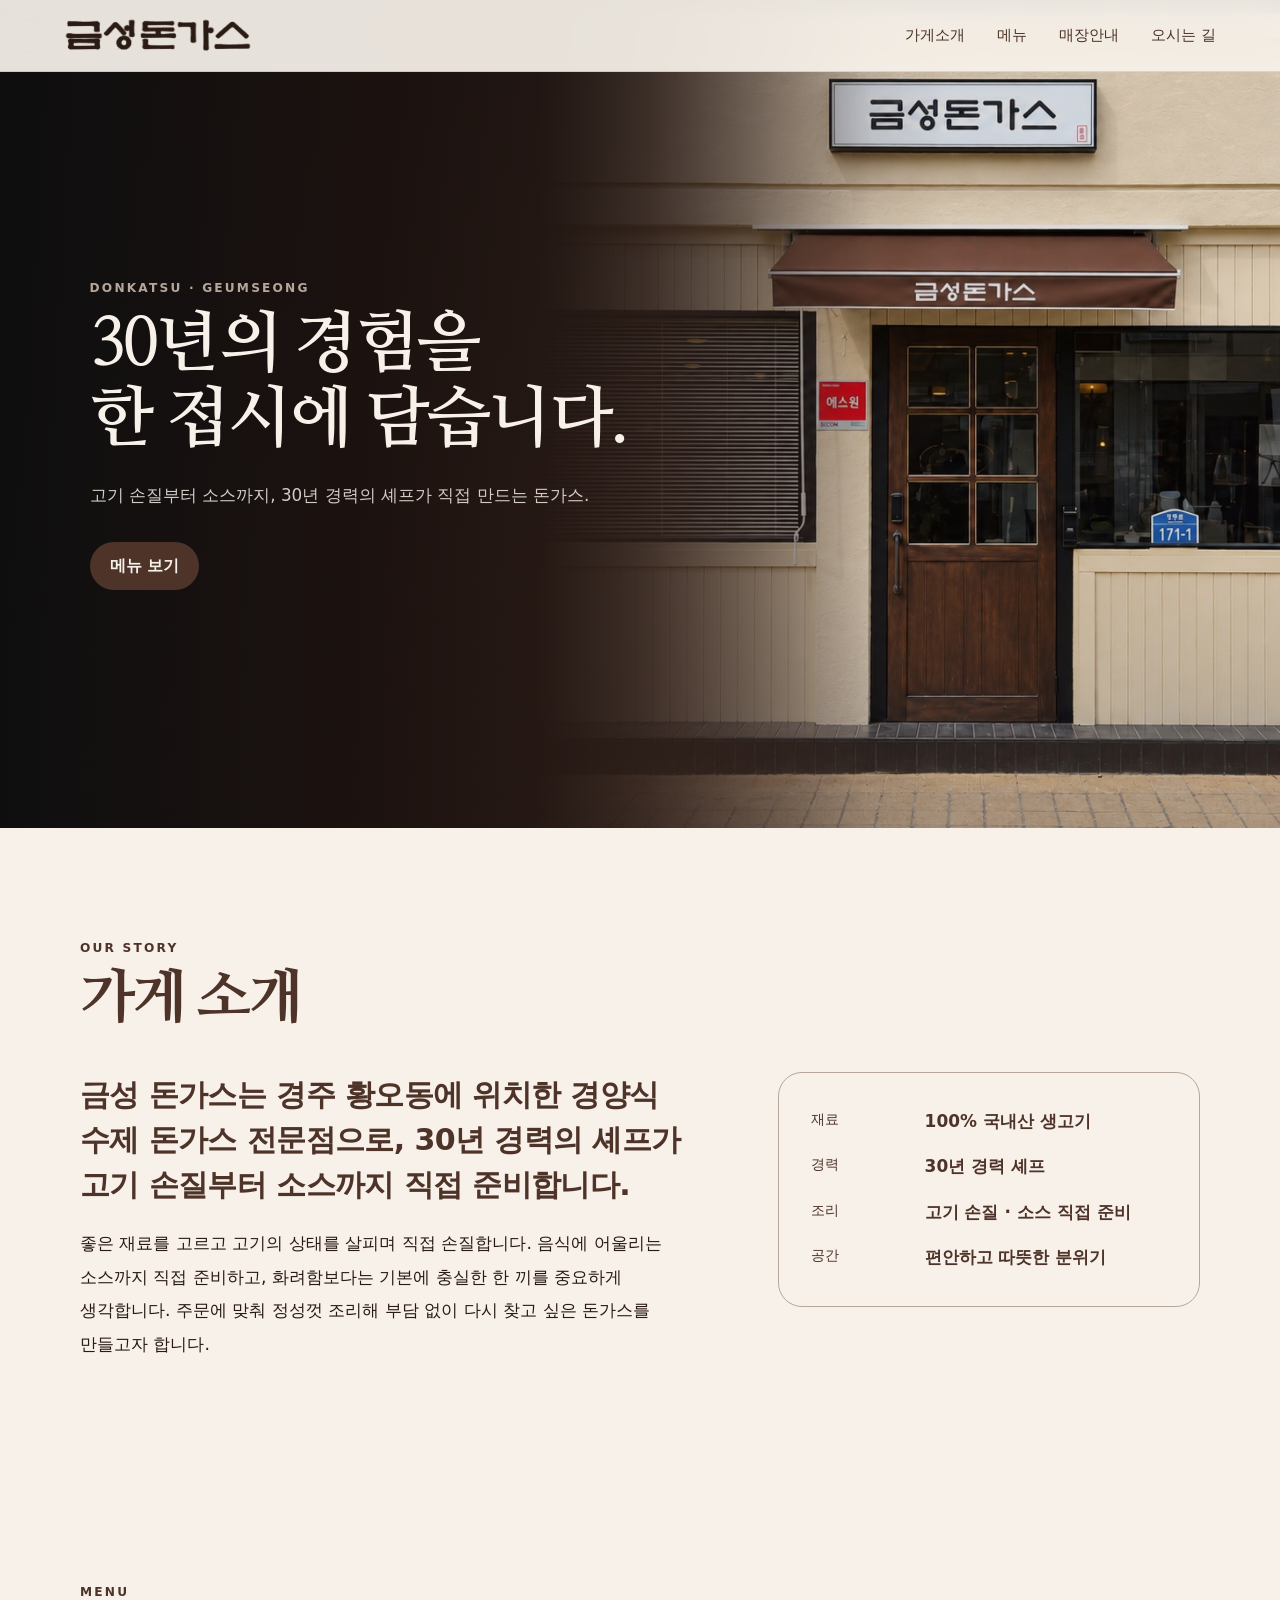
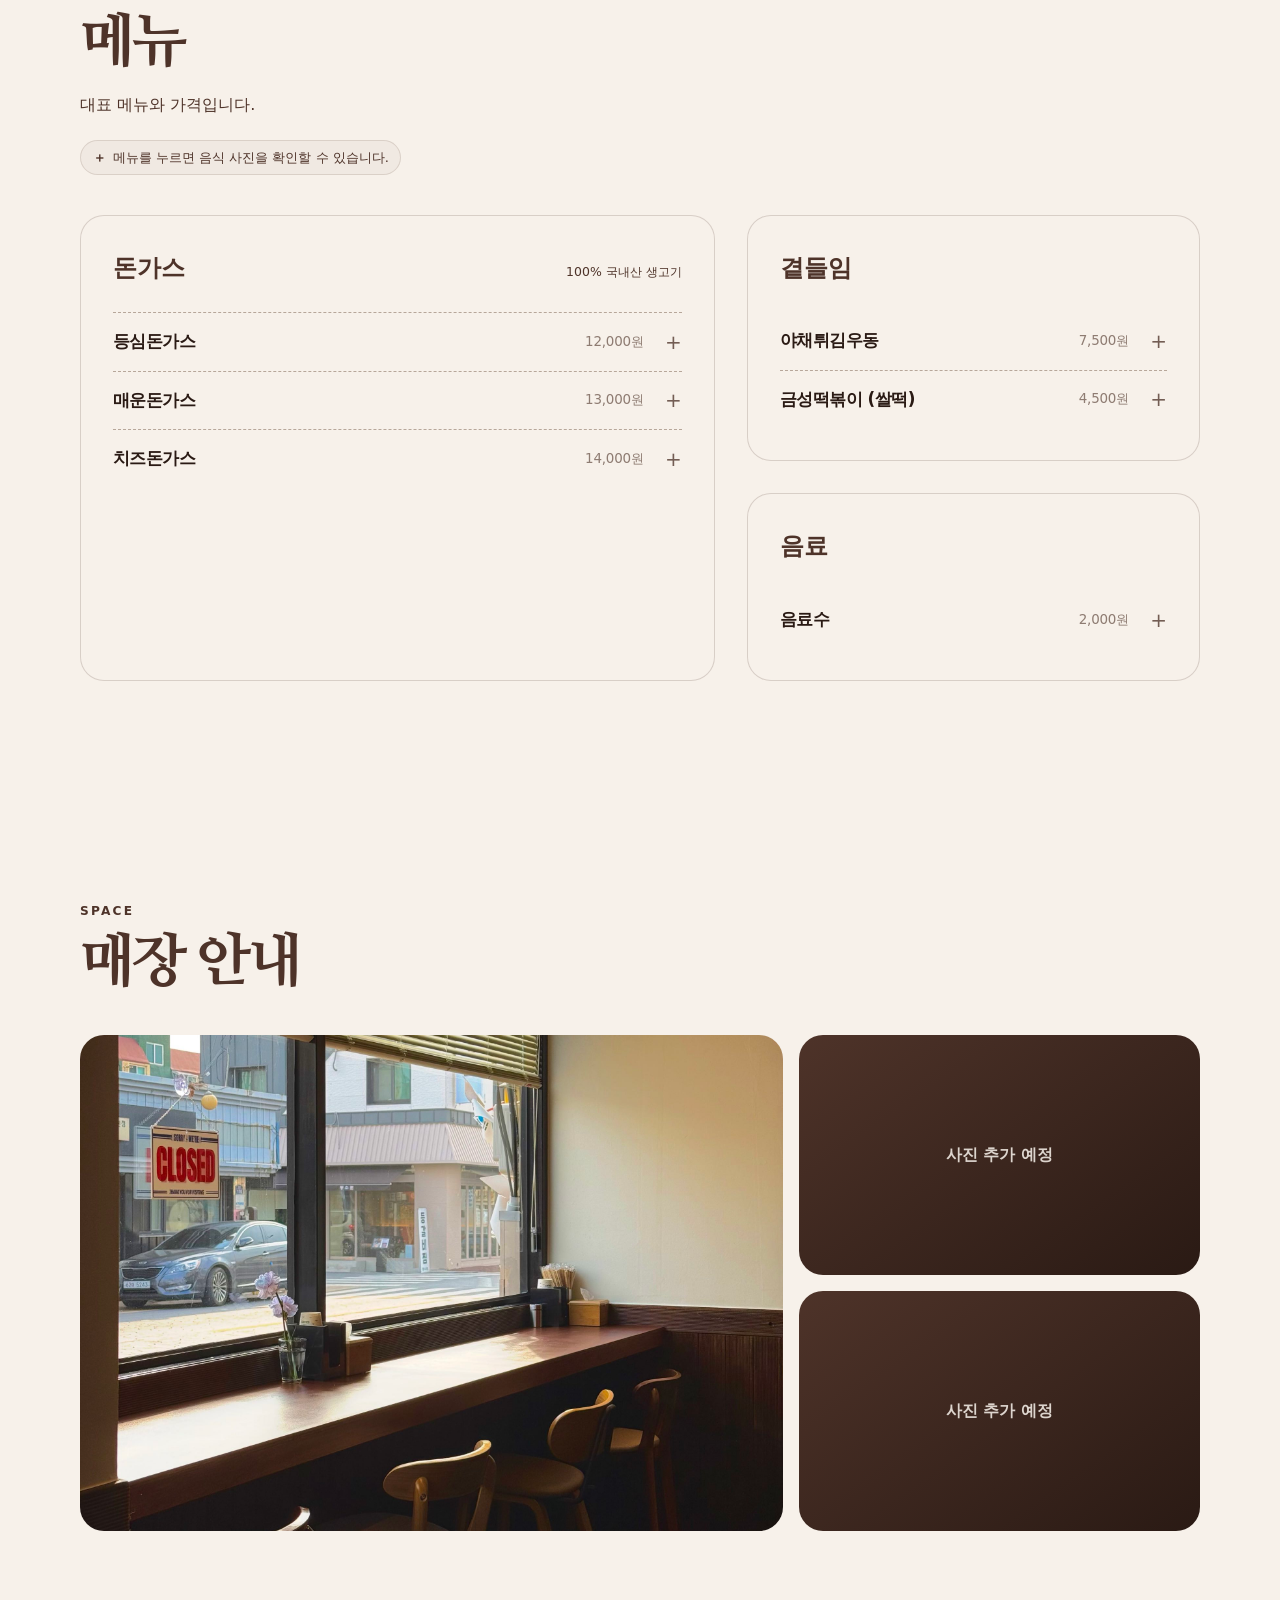
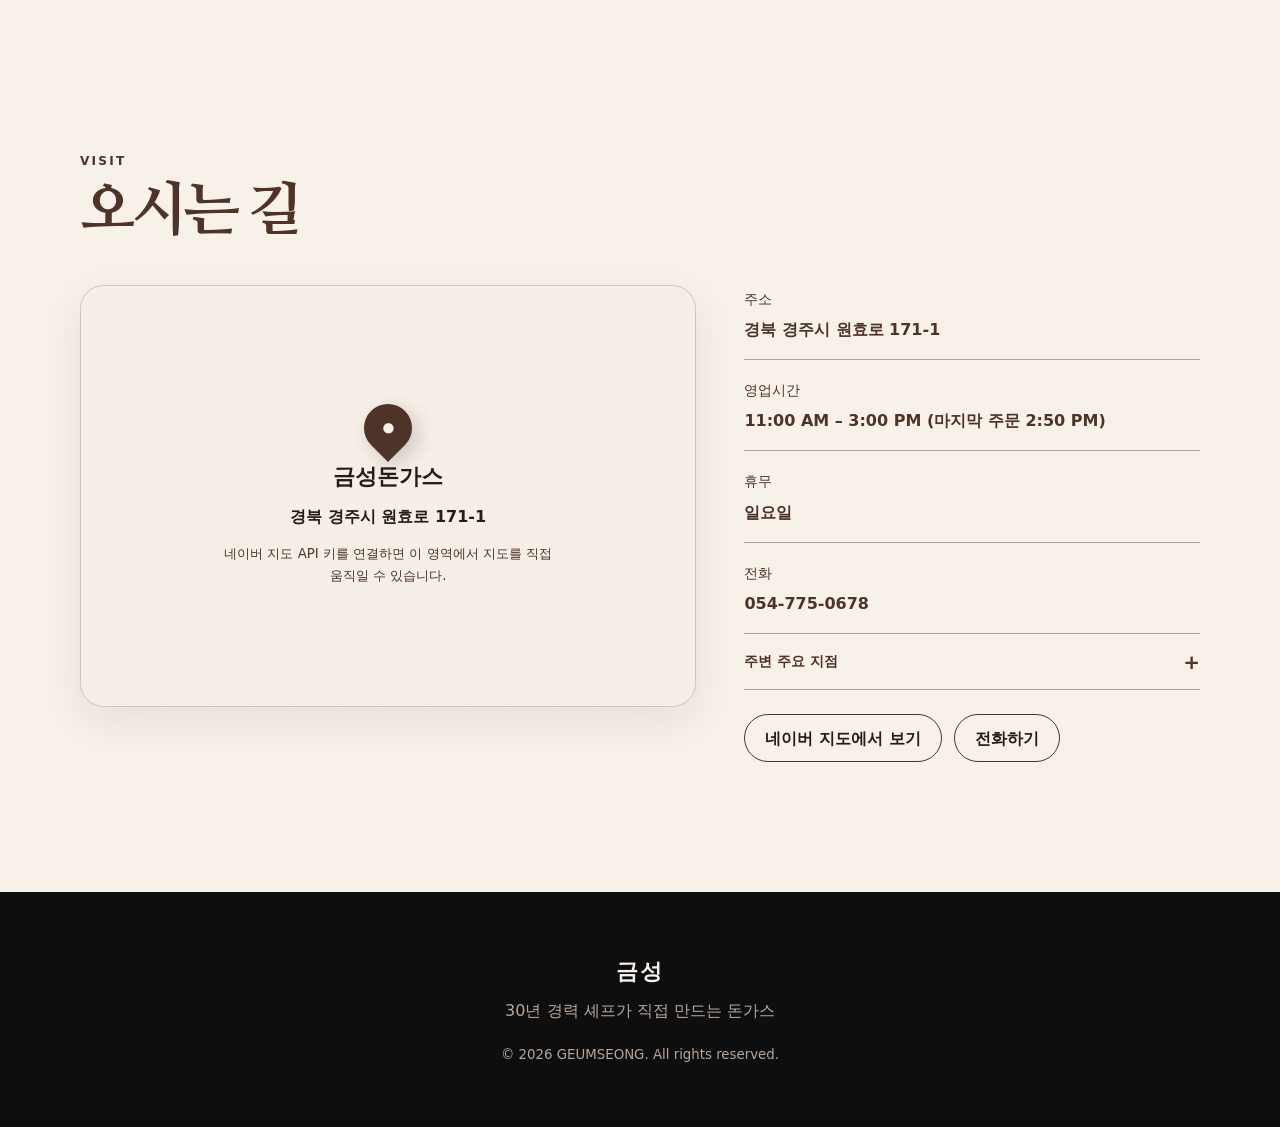
<file: index.html>
<!DOCTYPE html>
<html lang="ko">
<head>
  <meta charset="UTF-8" />
  <meta name="viewport" content="width=device-width, initial-scale=1.0" />
  <meta name="description" content="경주 황오동에 위치한 금성 돈가스. 30년 경력 셰프가 국내산 생고기를 직접 손질하고 소스까지 직접 준비하는 경양식 수제 돈가스 전문점입니다." />
  <title>금성 돈가스</title>
  <meta property="og:type" content="website" />
  <meta property="og:site_name" content="금성 돈가스" />
  <meta property="og:title" content="금성 돈가스" />
  <meta property="og:description" content="경주 황오동에 위치한 금성 돈가스. 30년 경력 셰프가 국내산 생고기를 직접 손질하고 소스까지 직접 준비하는 경양식 수제 돈가스 전문점입니다." />
  <meta property="og:url" content="https://geumseongdonkatsu.kr/" />
  <meta property="og:locale" content="ko_KR" />
  <meta property="og:image" content="https://geumseongdonkatsu.kr/assets/og-image.png?v=20260915-og-v3" />
  <meta property="og:image:secure_url" content="https://geumseongdonkatsu.kr/assets/og-image.png?v=20260915-og-v3" />
  <meta property="og:image:type" content="image/png" />
  <meta property="og:image:width" content="1721" />
  <meta property="og:image:height" content="914" />
  <meta property="og:image:alt" content="금성 돈가스" />
  <meta name="twitter:card" content="summary_large_image" />
  <meta name="twitter:title" content="금성 돈가스" />
  <meta name="twitter:description" content="경주 황오동에 위치한 금성 돈가스. 30년 경력 셰프가 국내산 생고기를 직접 손질하고 소스까지 직접 준비하는 경양식 수제 돈가스 전문점입니다." />
  <meta name="twitter:image" content="https://geumseongdonkatsu.kr/assets/og-image.png?v=20260915-og-v3" />
  <meta name="robots" content="index,follow,max-image-preview:large" />
  <link rel="icon" href="/favicon.ico" sizes="any">
  <link rel="icon" type="image/png" sizes="32x32" href="assets/favicon-32x32.png">
  <link rel="icon" type="image/png" sizes="16x16" href="assets/favicon-16x16.png">
  <link rel="apple-touch-icon" sizes="180x180" href="assets/apple-touch-icon.png">
  <link rel="canonical" href="https://geumseongdonkatsu.kr/" />
  <link rel="preconnect" href="https://fonts.googleapis.com">
  <link rel="preconnect" href="https://fonts.gstatic.com" crossorigin>
  <link href="https://fonts.googleapis.com/css2?family=Nanum+Myeongjo:wght@700;800&display=swap" rel="stylesheet">
<link rel="stylesheet" href="style.css?v=20261017-store-photo-v2" />
  <script type="application/ld+json">
{
  "@context": "https://schema.org",
  "@type": "Restaurant",
  "@id": "https://geumseongdonkatsu.kr/#restaurant",
  "name": "금성 돈가스",
  "alternateName": "금성돈가스",
  "url": "https://geumseongdonkatsu.kr/",
  "telephone": "+82-54-775-0678",
  "image": [
    "https://geumseongdonkatsu.kr/assets/menu/sirloin.png",
    "https://geumseongdonkatsu.kr/assets/front.jpg"
  ],
  "description": "경주 황오동에 위치한 금성 돈가스. 30년 경력 셰프가 국내산 생고기를 직접 손질하고 소스까지 직접 준비하는 경양식 수제 돈가스 전문점입니다.",
  "servesCuisine": [
    "경양식 돈가스",
    "수제 돈가스"
  ],
  "openingHours": [
    "Mo 11:00-15:00",
    "We-Su 11:00-15:00"
  ],
  "priceRange": "₩₩",
  "address": {
    "@type": "PostalAddress",
    "streetAddress": "원효로 171-1",
    "addressLocality": "경주시",
    "addressRegion": "경상북도",
    "addressCountry": "KR"
  },
  "hasMap": "https://map.naver.com/p/entry/place/1640694145"
}
</script>
</head>
<body>
  <header class="site-header">
    <a class="logo" href="#home" aria-label="금성 홈"><img src="assets/geumseong-logo.png" alt="금성" /></a>
    <button class="menu-toggle" aria-label="메뉴 열기" aria-expanded="false">☰</button>
    <nav class="nav" aria-label="주요 메뉴">
      <a href="#about">가게소개</a>
      <a href="#menu">메뉴</a>
      <a href="#store">매장안내</a>
      <a href="#location">오시는 길</a>
    </nav>
  </header>

  <main>
    <section class="hero" id="home">
      <div class="hero-overlay"></div>
      <div class="hero-content">
        <p class="eyebrow">DONKATSU · GEUMSEONG</p>
        <h1><span class="hero-title-line">30년의 경험을</span><span class="hero-title-line">한 접시에 담습니다.</span></h1>
        <p class="hero-copy">고기 손질부터 소스까지, 30년 경력의 셰프가 직접 만드는 돈가스.</p>
        <a class="button" href="#menu">메뉴 보기</a>
      </div>
    </section>

    <section class="section" id="about">
      <div class="section-heading">
        <p class="eyebrow">OUR STORY</p>
        <h2>가게 소개</h2>
      </div>
      <div class="about-grid">
        <div class="about-copy">
          <p class="lead">금성 돈가스는 경주 황오동에 위치한 경양식 수제 돈가스 전문점으로, 30년 경력의 셰프가 고기 손질부터 소스까지 직접 준비합니다.</p>
          <p>좋은 재료를 고르고 고기의 상태를 살피며 직접 손질합니다. 음식에 어울리는 소스까지 직접 준비하고, 화려함보다는 기본에 충실한 한 끼를 중요하게 생각합니다. 주문에 맞춰 정성껏 조리해 부담 없이 다시 찾고 싶은 돈가스를 만들고자 합니다.</p>
        </div>
        <div class="info-card">
          <span>재료</span>
          <strong>100% 국내산 생고기</strong>
          <span>경력</span>
          <strong>30년 경력 셰프</strong>
          <span>조리</span>
          <strong>고기 손질 · 소스 직접 준비</strong>
          <span>공간</span>
          <strong>편안하고 따뜻한 분위기</strong>
        </div>
      </div>
    </section>

    <section class="section alt" id="menu">
      <div class="section-heading">
        <p class="eyebrow">MENU</p>
        <h2>메뉴</h2>
        <p>대표 메뉴와 가격입니다.</p>
        <p class="menu-photo-hint">메뉴를 누르면 음식 사진을 확인할 수 있습니다.</p>
      </div>

      <div class="menu-groups">
        <section class="menu-group">
          <div class="menu-title-row">
            <h3>돈가스</h3>
            <span>100% 국내산 생고기</span>
          </div>

          <div class="menu-entry">
            <button class="menu-item menu-item-button" type="button" aria-expanded="false" aria-controls="photo-sirloin">
              <span class="menu-name">등심돈가스</span><strong class="menu-price">12,000원</strong>
            </button>
            <div class="menu-photo-panel" id="photo-sirloin"><div class="menu-photo-inner"><img src="assets/menu/sirloin.png" alt="금성 등심돈가스 사진" /></div></div>
          </div>

          <div class="menu-entry">
            <button class="menu-item menu-item-button" type="button" aria-expanded="false" aria-controls="photo-spicy">
              <span class="menu-name">매운돈가스</span><strong class="menu-price">13,000원</strong>
            </button>
            <div class="menu-photo-panel" id="photo-spicy"><div class="menu-photo-inner"><img src="assets/menu/spicysirloin.png" alt="금성 매운돈가스 사진" /></div></div>
          </div>

          <div class="menu-entry">
            <button class="menu-item menu-item-button" type="button" aria-expanded="false" aria-controls="photo-cheese">
              <span class="menu-name">치즈돈가스</span><strong class="menu-price">14,000원</strong>
            </button>
            <div class="menu-photo-panel" id="photo-cheese"><div class="menu-photo-inner"><img src="assets/menu/cheesesirloin.png" alt="금성 치즈돈가스 사진" /></div></div>
          </div>
        </section>

        <section class="menu-group">
          <h3>곁들임</h3>

          <div class="menu-entry">
            <button class="menu-item menu-item-button" type="button" aria-expanded="false" aria-controls="photo-udon">
              <span class="menu-name">야채튀김우동</span><strong class="menu-price">7,500원</strong>
            </button>
            <div class="menu-photo-panel" id="photo-udon"><div class="menu-photo-inner"><img src="assets/menu/notyet.png" alt="야채튀김우동 사진" /></div></div>
          </div>

          <div class="menu-entry">
            <button class="menu-item menu-item-button" type="button" aria-expanded="false" aria-controls="photo-tteok">
              <span class="menu-name">금성떡볶이 (쌀떡)</span><strong class="menu-price">4,500원</strong>
            </button>
            <div class="menu-photo-panel" id="photo-tteok"><div class="menu-photo-inner"><img src="assets/menu/notyet.png" alt="금성떡볶이 사진" /></div></div>
          </div>
        </section>

        <section class="menu-group">
          <h3>음료</h3>
          <div class="menu-entry">
            <button class="menu-item menu-item-button" type="button" aria-expanded="false" aria-controls="photo-drink">
              <span class="menu-name">음료수</span><strong class="menu-price">2,000원</strong>
            </button>
            <div class="menu-photo-panel" id="photo-drink"><div class="menu-photo-inner"><img src="assets/menu/drink.png" alt="음료수 사진" /></div></div>
          </div>
        </section>
      </div>
    </section>

    <section class="section" id="store">
  <div class="section-heading">
    <p class="eyebrow">SPACE</p>
    <h2>매장 안내</h2>
  </div>

  <div class="photo-grid">
    <img
      src="assets/store/bartable.jpg"
      alt="금성 돈가스 매장 바 테이블"
      class="store-photo-item"
    />

    <div class="photo-placeholder">사진 추가 예정</div>
    <div class="photo-placeholder">사진 추가 예정</div>
  </div>
</section>

    <section class="section location-section" id="location">
      <div class="section-heading">
        <p class="eyebrow">VISIT</p>
        <h2>오시는 길</h2>
      </div>
      <div class="location-grid">
        <div class="map-shell">
          <div id="naver-map" class="naver-map" aria-label="금성돈가스 위치 지도">
            <div class="map-fallback">
              <span class="map-pin" aria-hidden="true">●</span>
              <strong>금성돈가스</strong>
              <p>경북 경주시 원효로 171-1</p>
              <small>네이버 지도 API 키를 연결하면 이 영역에서 지도를 직접 움직일 수 있습니다.</small>
            </div>
          </div>
        </div>
        <div class="location-info">
          <div>
            <span>주소</span>
            <strong>경북 경주시 원효로 171-1</strong>
          </div>
          <div>
            <span>영업시간</span>
            <strong>11:00 AM – 3:00 PM (마지막 주문 2:50 PM)</strong>
          </div>
          <div>
            <span>휴무</span>
            <strong> 일요일 </strong>
          </div>
         <div>
  <span>전화</span>
  <strong>
    <a class="phone-number" href="tel:0547750678">054-775-0678</a>
  </strong>
</div>

<details class="nearby-info">
  <summary>주변 주요 지점</summary>

  <ul class="nearby-list">
    <li>경주중학교·경주고등학교 <strong>도보 약 6분</strong></li>
    <li>선덕여자중학교·선덕여자고등학교 <strong>도보 약 10분</strong></li>
    <li>경주 성동시장 <strong>도보 약 10분</strong></li>
    <li>금리단길 <strong>도보 약 11분 · 차량 약 3분</strong></li>
    <li>동궁과 월지 <strong>차량 약 3분</strong></li>
    <li>첨성대 <strong>차량 약 5분</strong></li>
    <li>경주 대릉원 <strong>차량 약 5분</strong></li>
    <li>황리단길 <strong>차량 약 7분</strong></li>
  </ul>

  <p class="nearby-description">
    금성 돈가스는 경주 황오동에서 경양식 돈가스와 수제 돈가스를 찾는 분들이 방문하기 좋은 돈가스 전문점입니다.
  </p>
</details>

<div class="button-row">
            <a class="button secondary" href="https://map.naver.com/p/entry/place/1640694145?c=15.72,0,0,0,dh&placePath=%2Fhome%3Ffrom%3Dmap%26fromPanelNum%3D1%26additionalHeight%3D76%26timestamp%3D202609120127%26locale%3Dko%26svcName%3Dmap_pcv5" target="_blank" rel="noopener noreferrer">네이버 지도에서 보기</a>
            <a class="button secondary" href="tel:0547750678">전화하기</a>
          </div>
        </div>
      </div>
    </section>
  </main>

  <footer class="site-footer">
    <strong>금성</strong>
    <p>30년 경력 셰프가 직접 만드는 돈가스</p>
    <small>© <span id="year"></span> GEUMSEONG. All rights reserved.</small>
  </footer>

  <script src="map-config.js"></script>
  <script src="naver-map.js"></script>
  <script src="script.js"></script>
</body>
</html>
</file>
<file: style.css>
:root {
  /* 업로드한 팔레트: 밝은 색 → 어두운 색 순서 */
  --cream: #F7F1EA;
  --taupe: #B7A79A;
  --brown: #4E3329;
  --deep-brown: #2A1A14;
  --ink: #0E0E0F;

  /* 역할별 색상 */
  --paper: #F7F1EA;
  --muted-brown: #4E3329;
  --accent: #4E3329;
  --accent-dark: #2A1A14;
  --line: #B7A79A;
  --max-width: 1120px;
}

* { box-sizing: border-box; }

html { scroll-behavior: smooth; }

body {
  margin: 0;
  font-family: "Pretendard", "Noto Sans KR", system-ui, sans-serif;
  color: var(--brown);
  background: var(--paper);
  line-height: 1.7;
}

a { color: inherit; text-decoration: none; }

.site-header {
  position: fixed;
  inset: 0 0 auto 0;
  z-index: 30;
  height: 72px;
  display: flex;
  align-items: center;
  justify-content: space-between;
  padding: 0 5vw;
  background: rgba(247, 241, 234, 0.93);
  backdrop-filter: blur(12px);
  border-bottom: 1px solid rgba(42, 26, 20, 0.12);
}

.logo {
  font-family: Georgia, "Times New Roman", serif;
  font-size: 1.45rem;
  font-weight: 800;
  letter-spacing: .12em;
}

.nav { display: flex; gap: 2rem; font-size: .95rem; }
.nav a:hover { color: var(--accent); }
.menu-toggle { display: none; }

.hero {
  min-height: 92vh;
  position: relative;
  display: grid;
  align-items: center;
  padding: 120px 7vw 80px;
  background:
    linear-gradient(135deg, rgba(14,14,15,.92), rgba(78,51,41,.74)),
    radial-gradient(circle at 70% 30%, rgba(183,167,154,.20), transparent 28%),
    #2A1A14;
  color: var(--cream);
}

.hero-overlay {
  position: absolute;
  inset: 0;
  background: linear-gradient(to top, rgba(0,0,0,.18), transparent 35%);
}

.hero-content {
  position: relative;
  width: min(920px, 100%);
}

.eyebrow {
  margin: 0 0 .6rem;
  font-size: .76rem;
  font-weight: 800;
  letter-spacing: .18em;
  color: var(--accent);
}
.hero .eyebrow { color: var(--taupe); }

.hero h1 {
  margin: 0;
  font-family: "Noto Serif KR", "Nanum Myeongjo", Batang, serif;
  font-size: clamp(3.2rem, 5.2vw, 5.2rem);
  line-height: 1.12;
  letter-spacing: -.04em;
  word-break: keep-all;
}

.hero-copy {
  max-width: 600px;
  margin: 1.5rem 0 2rem;
  font-size: 1.05rem;
  color: rgba(247,241,234,.84);
}

.button {
  display: inline-flex;
  align-items: center;
  justify-content: center;
  min-height: 48px;
  padding: 0 1.25rem;
  border-radius: 999px;
  background: var(--accent);
  color: var(--cream);
  font-weight: 800;
  transition: transform .2s ease, background .2s ease;
}
.button:hover { transform: translateY(-2px); background: var(--accent-dark); }
.button.secondary { border: 1px solid var(--brown); background: transparent; color: var(--deep-brown); }

.section {
  max-width: var(--max-width);
  margin: 0 auto;
  padding: 110px 24px;
}
.alt {
  max-width: none;
  background: var(--cream);
}
.alt > * { max-width: var(--max-width); margin-left: auto; margin-right: auto; }

.section-heading { margin-bottom: 2.5rem; }
.section-heading h2 {
  margin: 0;
  font-family: Georgia, "Times New Roman", serif;
  font-size: clamp(2rem, 5vw, 3.6rem);
  line-height: 1.1;
}
.section-heading p:last-child { color: var(--muted-brown); }

.about-grid, .location-grid {
  display: grid;
  grid-template-columns: 1.15fr .85fr;
  gap: 3rem;
  align-items: start;
}
.lead { font-size: 1.35rem; font-weight: 800; }

.info-card {
  display: grid;
  grid-template-columns: 90px 1fr;
  gap: 1rem;
  padding: 2rem;
  border: 1px solid var(--line);
  border-radius: 24px;
  background: var(--cream);
}
.info-card span, .location-info span { color: var(--muted-brown); font-size: .85rem; }

.menu-groups {
  display: grid;
  grid-template-columns: 1.4fr 1fr;
  gap: 2rem;
}
.menu-group {
  padding: 2rem;
  background: rgba(247,241,234,.68);
  border: 1px solid rgba(78,51,41,.18);
  border-radius: 24px;
}
.menu-group:first-child { grid-row: span 2; }
.menu-group h3 { margin-top: 0; font-size: 1.5rem; }
.menu-title-row { display: flex; justify-content: space-between; gap: 1rem; align-items: baseline; }
.menu-title-row span { font-size: .78rem; color: var(--muted-brown); }
.menu-item {
  display: flex;
  justify-content: space-between;
  gap: 1rem;
  padding: 1rem 0;
  border-top: 1px dashed var(--line);
}
.menu-item:first-of-type { border-top: 0; }

.photo-grid {
  display: grid;
  grid-template-columns: 1.4fr .8fr;
  grid-template-rows: 240px 240px;
  gap: 1rem;
}
.photo-placeholder,
.map-placeholder {
  display: grid;
  place-items: center;
  min-height: 220px;
  border-radius: 24px;
  color: rgba(247,241,234,.86);
  background: linear-gradient(145deg, #4E3329, #2A1A14);
  font-weight: 800;
}
.photo-placeholder:first-child { grid-row: span 2; }

.location-section { padding-bottom: 130px; }
.map-placeholder { min-height: 420px; }
.location-info { display: grid; gap: 1rem; }
.location-info > div:not(.button-row) {
  padding-bottom: 1rem;
  border-bottom: 1px solid var(--line);
}
.location-info strong { display: block; margin-top: .25rem; }
.button-row { display: flex; flex-wrap: wrap; gap: .75rem; margin-top: .5rem; }

/* 오시는 길: 주변 주요 지점 접이식 안내 */
.nearby-info {
  padding: 0 0 1rem;
  border-bottom: 1px solid var(--line);
}

.nearby-info summary {
  display: flex;
  align-items: center;
  justify-content: space-between;
  gap: 1rem;
  color: var(--muted-brown);
  font-size: .85rem;
  font-weight: 700;
  cursor: pointer;
  list-style: none;
}

.nearby-info summary::-webkit-details-marker {
  display: none;
}

.nearby-info summary::after {
  content: "+";
  color: var(--brown);
  font-size: 1.25rem;
  font-weight: 700;
  line-height: 1;
}

.nearby-info[open] summary::after {
  content: "\2212";
}

.nearby-info summary:focus-visible {
  outline: 2px solid rgba(78, 51, 41, .28);
  outline-offset: 5px;
  border-radius: 4px;
}

.nearby-list {
  display: grid;
  gap: 0;
  margin: 1rem 0 0;
  padding: 0;
  list-style: none;
}

.nearby-list li {
  display: flex;
  justify-content: space-between;
  gap: 1rem;
  padding: .65rem 0;
  border-top: 1px dashed var(--line);
  color: var(--ink);
  font-size: .9rem;
  line-height: 1.5;
}

.nearby-list li strong {
  flex: 0 0 auto;
  margin: 0;
  color: var(--brown);
  font-size: .86rem;
  text-align: right;
}

.nearby-description {
  margin: .9rem 0 0;
  color: var(--muted-brown);
  font-size: .84rem;
  line-height: 1.75;
}

.site-footer {
  padding: 60px 24px;
  text-align: center;
  color: var(--cream);
  background: var(--ink);
}
.site-footer strong { font-size: 1.4rem; letter-spacing: .1em; }
.site-footer p { margin: .4rem 0 1rem; color: var(--taupe); }
.site-footer small { color: var(--taupe); }

@media (max-width: 760px) {
  .site-header { height: 64px; }
  .menu-toggle {
    display: inline-grid;
    place-items: center;
    width: 42px;
    height: 42px;
    border: 1px solid rgba(78, 51, 41, 0.16);
    border-radius: 12px;
    background: rgba(247, 241, 234, 0.78);
    color: var(--brown);
    font-size: 1.45rem;
    line-height: 1;
    cursor: pointer;
    -webkit-tap-highlight-color: transparent;
    transition: color .2s ease, background .2s ease, border-color .2s ease, transform .15s ease;
  }
  .menu-toggle:hover,
  .menu-toggle:focus-visible {
    color: var(--deep-brown);
    background: rgba(183, 167, 154, 0.18);
    border-color: rgba(78, 51, 41, 0.28);
    outline: none;
  }
  .menu-toggle:active {
    transform: scale(.96);
  }
  .nav {
    position: absolute;
    top: 64px;
    left: 0;
    right: 0;
    display: none;
    flex-direction: column;
    gap: 0;
    padding: 1rem 5vw 1.4rem;
    background: var(--paper);
    border-bottom: 1px solid var(--line);
  }
  .nav.open { display: flex; }
  .nav a { padding: .8rem 0; }

  .hero { min-height: 84vh; padding-top: 110px; }
  .section { padding: 80px 20px; }
  .about-grid, .location-grid, .menu-groups { grid-template-columns: 1fr; }
  .menu-group:first-child { grid-row: auto; }
  .photo-grid { grid-template-columns: 1fr; grid-template-rows: none; }
  .photo-placeholder:first-child { grid-row: auto; min-height: 320px; }
  .menu-title-row { align-items: flex-start; flex-direction: column; }
}


.hero-title-line { display: block; white-space: nowrap; }

@media (max-width: 760px) {
  .hero-content { width: 100%; }
  .hero h1 { font-size: clamp(2.7rem, 13vw, 4.2rem); line-height: 1.14; }
  .hero-title-line { white-space: normal; }
}


/* --- Typography / Korean line-break fixes --- */
body {
  word-break: keep-all;
  overflow-wrap: break-word;
}

.hero-copy,
.section-heading h2,
.lead,
.about-copy p,
.info-card strong,
.menu-group h3,
.menu-item span,
.menu-item strong,
.location-info strong,
.site-footer p {
  word-break: keep-all;
}

.about-grid {
  grid-template-columns: minmax(0, 1.35fr) minmax(360px, 0.9fr);
  gap: 4rem;
}

.about-copy {
  min-width: 0;
  max-width: 680px;
}

.lead {
  margin: 0 0 1.25rem;
  font-size: clamp(1.55rem, 2.35vw, 2rem);
  line-height: 1.5;
  letter-spacing: -0.02em;
}

.about-copy p:last-child {
  margin: 0;
  font-size: 1.08rem;
  line-height: 1.95;
  color: var(--deep-brown);
}

.info-card {
  gap: 1.2rem 1.5rem;
  padding: 2.2rem 2rem;
  align-items: start;
}

.info-card strong {
  line-height: 1.55;
  font-size: 1.06rem;
}

@media (max-width: 960px) {
  .about-grid {
    grid-template-columns: 1fr;
    gap: 2rem;
  }

  .about-copy,
  .info-card {
    max-width: 100%;
  }
}

@media (max-width: 760px) {
  .lead {
    font-size: 1.4rem;
    line-height: 1.55;
  }

  .about-copy p:last-child,
  .info-card strong {
    font-size: 1rem;
    line-height: 1.8;
  }
}


/* --- Header wordmark from the supplied sign reference --- */
.logo {
  display: inline-flex;
  align-items: center;
  height: 44px;
}
.logo img {
  display: block;
  width: auto;
  height: 38px;
  object-fit: contain;
}

/* --- Clickable menu + sliding photo reveal --- */
.menu-entry {
  border-top: 1px dashed var(--line);
}
.menu-entry:first-of-type {
  border-top: 0;
}
.menu-entry .menu-item {
  border-top: 0;
}
.menu-item-button {
  width: 100%;
  margin: 0;
  border: 0;
  background: transparent;
  color: inherit;
  font: inherit;
  text-align: left;
  cursor: pointer;
  position: relative;
  transition: color .2s ease, padding-left .2s ease;
}
.menu-item-button::after {
  content: "+";
  position: absolute;
  right: .1rem;
  top: 50%;
  transform: translateY(-50%);
  font-size: 1.25rem;
  font-weight: 500;
  color: var(--muted-brown);
  transition: transform .28s ease;
}
.menu-item-button strong {
  margin-right: 2rem;
}
.menu-item-button:hover,
.menu-item-button:focus-visible {
  color: var(--deep-brown);
  padding-left: .35rem;
}
.menu-item-button:focus-visible {
  outline: 2px solid var(--taupe);
  outline-offset: 3px;
  border-radius: 8px;
}
.menu-item-button[aria-expanded="true"]::after {
  transform: translateY(-50%) rotate(45deg);
}
.menu-photo-panel {
  display: grid;
  grid-template-rows: 0fr;
  opacity: 0;
  transition: grid-template-rows .42s cubic-bezier(.22,.7,.25,1), opacity .28s ease;
}
.menu-photo-panel.is-open {
  grid-template-rows: 1fr;
  opacity: 1;
}
.menu-photo-inner {
  min-height: 0;
  overflow: hidden;
}
.menu-photo-inner img {
  display: block;
  width: 100%;
  aspect-ratio: 16 / 9;
  object-fit: cover;
  margin: 0 0 1rem;
  border-radius: 16px;
  transform: translateY(-12px);
  opacity: 0;
  transition: transform .42s cubic-bezier(.22,.7,.25,1), opacity .32s ease .06s;
  object-position: center 42%;
}
.menu-photo-panel.is-open .menu-photo-inner img {
  transform: translateY(0);
  opacity: 1;
}

@media (max-width: 760px) {
  .logo { height: 38px; }
  .logo img { height: 32px; }
  .menu-item-button strong { margin-right: 1.75rem; }
  .menu-photo-inner img { border-radius: 12px; }
}

/* --- Location / NAVER map --- */
.map-shell {
  overflow: hidden;
  min-height: 420px;
  border: 1px solid rgba(78, 51, 41, .16);
  border-radius: 24px;
  background: #e9e1d8;
  box-shadow: 0 14px 42px rgba(42, 26, 20, .08);
}

.naver-map {
  width: 100%;
  min-height: 420px;
  height: 100%;
}

.map-fallback {
  min-height: 420px;
  display: flex;
  flex-direction: column;
  align-items: center;
  justify-content: center;
  gap: .45rem;
  padding: 2rem;
  text-align: center;
  color: var(--deep-brown);
  background:
    linear-gradient(rgba(247,241,234,.82), rgba(247,241,234,.82)),
    repeating-linear-gradient(0deg, transparent 0 42px, rgba(78,51,41,.07) 42px 43px),
    repeating-linear-gradient(90deg, transparent 0 42px, rgba(78,51,41,.07) 42px 43px),
    #e9e1d8;
}

.map-fallback strong {
  font-size: 1.35rem;
}

.map-fallback p {
  margin: 0;
  font-weight: 700;
}

.map-fallback small {
  max-width: 360px;
  margin-top: .35rem;
  color: var(--muted-brown);
  line-height: 1.65;
}

.map-pin {
  width: 48px;
  height: 48px;
  display: grid;
  place-items: center;
  border-radius: 50% 50% 50% 0;
  transform: rotate(-45deg);
  background: var(--brown);
  color: var(--cream);
  font-size: .85rem;
  box-shadow: 0 8px 18px rgba(42, 26, 20, .18);
}

.map-pin::first-letter {
  transform: rotate(45deg);
}

.button.is-disabled {
  opacity: .45;
  cursor: default;
  pointer-events: none;
}

.map-error {
  color: var(--deep-brown);
}

/* Header logo: only the exact '금성' crop from the supplied reference. */
.logo img {
  height: 34px;
  max-width: 96px;
}

@media (max-width: 760px) {
  .map-shell,
  .naver-map,
  .map-fallback {
    min-height: 340px;
  }

  .logo img {
    height: 30px;
    max-width: 86px;
  }
}

/* --- Hero storefront photo: right-side image with soft fade into the brand brown --- */
.hero {
  overflow: hidden;
  isolation: isolate;
  background:
    linear-gradient(135deg, rgba(14,14,15,.95), rgba(78,51,41,.88)),
    #2A1A14;
}

.hero::before {
  content: "";
  position: absolute;
  z-index: -1;
  top: 0;
  right: 0;
  width: 58%;
  height: 100%;
  background-image: url("assets/front.jpg");
  background-size: cover;
  background-position: center center;
  background-repeat: no-repeat;
  opacity: .95;
  -webkit-mask-image: linear-gradient(to right, transparent 0%, rgba(0,0,0,.22) 15%, #000 45%, #000 100%);
  mask-image: linear-gradient(to right, transparent 0%, rgba(0,0,0,.22) 15%, #000 45%, #000 100%);
}

.hero::after {
  content: "";
  position: absolute;
  z-index: -1;
  inset: 0;
  background:
    linear-gradient(to right,
      rgba(14,14,15,.94) 0%,
      rgba(27,17,14,.88) 30%,
      rgba(42,26,20,.45) 52%,
      rgba(42,26,20,.10) 74%,
      rgba(42,26,20,.08) 100%),
    linear-gradient(to top, rgba(14,14,15,.18), transparent 32%);
  pointer-events: none;
}

.hero-overlay {
  display: none;
}

.hero-content {
  z-index: 1;
  width: min(760px, 46vw);
}

@media (max-width: 980px) {
  .hero::before {
    width: 64%;
    opacity: .72;
  }

  .hero::after {
    background: linear-gradient(to right,
      rgba(14,14,15,.96) 0%,
      rgba(42,26,20,.82) 42%,
      rgba(42,26,20,.34) 70%,
      rgba(42,26,20,.22) 100%);
  }

  .hero-content {
    width: min(720px, 62vw);
  }
}

@media (max-width: 760px) {
  .hero::before {
    width: 100%;
    background-position: 58% center;
    opacity: .48;
    -webkit-mask-image: none;
    mask-image: none;
  }

  .hero::after {
    background:
      linear-gradient(to right, rgba(14,14,15,.91), rgba(42,26,20,.64)),
      linear-gradient(to top, rgba(14,14,15,.34), transparent 45%);
  }

  .hero-content {
    width: 100%;
  }
}

/* =========================================================
   Mobile-first polish (2026-09): separate storefront image + content
   ========================================================= */
@media (max-width: 760px) {
  html { scroll-padding-top: 64px; }

  body {
    font-size: 15px;
    line-height: 1.75;
  }

  .site-header {
    padding: 0 18px;
    background: rgba(247, 241, 234, .97);
  }

  .logo img {
    height: 28px;
    max-width: 82px;
  }

  /* Hero: storefront is an actual top visual on mobile, not a muddy background. */
  .hero {
    min-height: 0;
    display: block;
    padding: 0 20px 54px;
    background: var(--deep-brown);
    color: var(--cream);
  }

  .hero::before {
    position: relative;
    display: block;
    top: auto;
    right: auto;
    width: calc(100% + 40px);
    height: clamp(260px, 67vw, 360px);
    margin: 0 -20px;
    background-image: url("assets/front.jpg");
    background-size: cover;
    background-position: 50% 52%;
    opacity: 1;
    -webkit-mask-image: none;
    mask-image: none;
  }

  .hero::after {
    z-index: 0;
    inset: 0;
    background: linear-gradient(
      to bottom,
      transparent 0,
      transparent clamp(215px, 55vw, 305px),
      rgba(42, 26, 20, .24) clamp(235px, 60vw, 325px),
      var(--deep-brown) clamp(260px, 67vw, 360px),
      var(--deep-brown) 100%
    );
  }

  .hero-content {
    position: relative;
    z-index: 2;
    width: 100%;
    max-width: 560px;
    margin: 0 auto;
    padding-top: 36px;
  }

  .hero .eyebrow {
    margin-bottom: 10px;
    font-size: .68rem;
    letter-spacing: .16em;
  }

  .hero h1 {
    font-size: clamp(2.35rem, 11.5vw, 3.55rem);
    line-height: 1.16;
    letter-spacing: -.045em;
  }

  .hero-title-line {
    display: block;
    white-space: nowrap;
  }

  .hero-copy {
    margin: 20px 0 26px;
    max-width: 32rem;
    font-size: .98rem;
    line-height: 1.8;
  }

  .hero .button {
    min-height: 46px;
    padding-inline: 1.15rem;
  }

  /* Sections: less desktop whitespace, cleaner mobile rhythm. */
  .section {
    padding: 66px 18px;
  }

  .section-heading {
    margin-bottom: 30px;
  }

  .section-heading h2 {
    font-size: clamp(2rem, 10vw, 2.7rem);
    line-height: 1.18;
  }

  .section-heading .eyebrow {
    font-size: .7rem;
  }

  .about-grid,
  .location-grid,
  .menu-groups {
    grid-template-columns: 1fr;
    gap: 22px;
  }

  .lead {
    font-size: 1.28rem;
    line-height: 1.62;
  }

  .about-copy p:last-child {
    font-size: .98rem;
    line-height: 1.9;
  }

  .info-card {
    grid-template-columns: 66px minmax(0, 1fr);
    gap: 13px 14px;
    padding: 22px 18px;
    border-radius: 18px;
  }

  .info-card span {
    font-size: .78rem;
  }

  .info-card strong {
    font-size: .96rem;
    line-height: 1.65;
  }

  /* Menu: wide tap targets and photos tailored for portrait screens. */
  .menu-group {
    padding: 20px 17px;
    border-radius: 18px;
  }

  .menu-group h3 {
    font-size: 1.32rem;
  }

  .menu-title-row {
    gap: 4px;
  }

  .menu-item-button {
    min-height: 58px;
    padding: 13px 0;
  }

  .menu-item-button .menu-item {
    align-items: center;
    gap: 10px;
    padding: 0;
  }

  .menu-item-button strong {
    flex: 0 0 auto;
    margin-right: 1.7rem;
    font-size: .94rem;
  }

  .menu-photo-inner img {
    aspect-ratio: 4 / 3;
    object-fit: cover;
    margin-bottom: 14px;
    border-radius: 14px;
  }

  /* Store gallery stacks naturally. */
  .photo-grid {
    display: grid;
    grid-template-columns: 1fr;
    grid-template-rows: none;
    gap: 12px;
  }

  .photo-placeholder,
  .photo-placeholder:first-child {
    grid-row: auto;
    min-height: 230px;
    border-radius: 18px;
  }

  /* Visit: map first, then compact info; actions become thumb-friendly. */
  .location-section {
    padding-bottom: 76px;
  }

  .map-shell,
  .naver-map,
  .map-fallback {
    min-height: 300px;
  }

  .map-shell {
    border-radius: 18px;
  }

  .location-info {
    gap: 14px;
  }

  .location-info > div:not(.button-row) {
    padding-bottom: 13px;
  }

  .location-info strong {
    font-size: .98rem;
    line-height: 1.6;
  }

  .nearby-info {
    padding-bottom: 13px;
  }

  .nearby-list li {
    display: grid;
    gap: 2px;
    padding: .65rem 0;
  }

  .nearby-list li strong {
    font-size: .84rem;
    text-align: left;
  }

  .nearby-description {
    font-size: .8rem;
  }

  .button-row {
    display: grid;
    grid-template-columns: 1fr;
    gap: 10px;
    margin-top: 4px;
  }

  .button-row .button {
    width: 100%;
    min-height: 50px;
  }

  .site-footer {
    padding: 46px 18px calc(38px + env(safe-area-inset-bottom));
  }
}

/* Extra-small phones: keep the headline from breaking awkwardly. */
@media (max-width: 390px) {
  .hero {
    padding-inline: 16px;
  }

  .hero::before {
    width: calc(100% + 32px);
    margin-inline: -16px;
    height: 250px;
    background-position: 52% 50%;
  }

  .hero::after {
    background: linear-gradient(to bottom, transparent 0 205px, rgba(42,26,20,.25) 225px, var(--deep-brown) 250px, var(--deep-brown) 100%);
  }

  .hero h1 {
    font-size: clamp(2.18rem, 11vw, 2.7rem);
  }

  .hero-copy {
    font-size: .93rem;
  }

  .section {
    padding-inline: 16px;
  }
}


/* =========================================================
   Menu row alignment + hierarchy + photo hint + phone polish
   ========================================================= */
.menu-photo-hint {
  display: inline-flex;
  align-items: center;
  gap: .45rem;
  margin: .35rem 0 0;
  padding: .42rem .72rem;
  border: 1px solid rgba(78, 51, 41, .14);
  border-radius: 999px;
  background: rgba(183, 167, 154, .10);
  color: var(--muted-brown) !important;
  font-size: .82rem;
  line-height: 1.45;
}

.menu-photo-hint::before {
  content: "＋";
  font-weight: 700;
  color: var(--brown);
}

.menu-item-button {
  display: grid;
  grid-template-columns: minmax(0, 1fr) minmax(92px, auto) 24px;
  align-items: center;
  column-gap: 14px;
  padding: 1rem 0;
}

.menu-item-button::after {
  position: static;
  grid-column: 3;
  justify-self: end;
  transform: none;
  line-height: 1;
}

.menu-item-button[aria-expanded="true"]::after {
  transform: rotate(45deg);
}

.menu-item-button .menu-name {
  grid-column: 1;
  min-width: 0;
  color: var(--deep-brown);
  font-family: "Pretendard", "Noto Sans KR", system-ui, sans-serif;
  font-size: 1.03rem;
  font-weight: 720;
  line-height: 1.55;
  letter-spacing: -.025em;
  text-align: left;
}

.menu-item-button .menu-price {
  grid-column: 2;
  justify-self: end;
  margin-right: 0;
  color: rgba(78, 51, 41, .78);
  font-family: "Pretendard", "Noto Sans KR", system-ui, sans-serif;
  font-size: .93rem;
  font-weight: 560;
  line-height: 1.4;
  letter-spacing: -.015em;
  white-space: nowrap;
  text-align: right;
}

.menu-item-button:hover .menu-name,
.menu-item-button:focus-visible .menu-name {
  color: var(--ink);
}

.phone-number {
  color: inherit;
  text-decoration: none;
}

@media (max-width: 760px) {
  .menu-photo-hint {
    margin-top: .2rem;
    padding: .38rem .62rem;
    font-size: .76rem;
  }

  .menu-item-button {
    grid-template-columns: minmax(0, 1fr) 82px 22px;
    column-gap: 9px;
    min-height: 62px;
    padding: 14px 0;
  }

  .menu-item-button .menu-name {
    font-size: .99rem;
    font-weight: 720;
    line-height: 1.5;
  }

  .menu-item-button .menu-price {
    width: 82px;
    font-size: .88rem;
    font-weight: 560;
    line-height: 1.35;
  }

  .menu-item-button::after {
    font-size: 1.15rem;
  }
}

@media (max-width: 390px) {
  .menu-item-button {
    grid-template-columns: minmax(0, 1fr) 76px 20px;
    column-gap: 7px;
  }

  .menu-item-button .menu-price {
    width: 76px;
    font-size: .84rem;
  }

  .menu-item-button .menu-name {
    font-size: .94rem;
  }
}


/* =========================================================
   Desktop menu typography hierarchy — final override
   메뉴명이 먼저 보이고 가격은 보조 정보로 보이도록 명확히 분리
   ========================================================= */
@media (min-width: 761px) {
  .menu-item-button .menu-name {
    color: var(--deep-brown);
    font-family: "Pretendard", "Noto Sans KR", system-ui, sans-serif;
    font-size: 1.08rem;
    font-weight: 700;
    letter-spacing: -0.03em;
    line-height: 1.5;
  }

  .menu-item-button .menu-price {
    color: rgba(78, 51, 41, 0.64);
    font-family: "Pretendard", "Noto Sans KR", system-ui, sans-serif;
    font-size: 0.86rem;
    font-weight: 400;
    letter-spacing: 0.015em;
    line-height: 1.35;
  }

  .menu-item-button::after {
    color: rgba(78, 51, 41, 0.78);
    font-weight: 500;
  }
}

/* 모바일에서도 같은 위계는 유지하되 크기만 모바일에 맞춤 */
@media (max-width: 760px) {
  .menu-item-button .menu-name {
    color: var(--deep-brown);
    font-weight: 700;
  }

  .menu-item-button .menu-price {
    color: rgba(78, 51, 41, 0.66);
    font-family: "Pretendard", "Noto Sans KR", system-ui, sans-serif;
    font-weight: 400;
  }
}


/* =========================================================
   Mobile interaction-state fixes
   - iOS/Safari의 sticky hover/focus 때문에 닫은 뒤에도 눌린 모양이
     남는 현상을 방지
   - 메뉴명 들여쓰기는 실제 펼침 상태(aria-expanded)와만 연결
   ========================================================= */
@media (max-width: 760px) {
  /* 햄버거: 닫힌 상태는 항상 원래 모양으로 복귀 */
  .menu-toggle,
  .menu-toggle:hover,
  .menu-toggle:focus {
    color: var(--brown);
    background: rgba(247, 241, 234, 0.78);
    border-color: rgba(78, 51, 41, 0.16);
    transform: none;
  }

  .menu-toggle:focus-visible {
    outline: 2px solid rgba(78, 51, 41, 0.28);
    outline-offset: 2px;
  }

  .menu-toggle:active {
    color: var(--deep-brown);
    background: rgba(183, 167, 154, 0.18);
    border-color: rgba(78, 51, 41, 0.28);
    transform: scale(.96);
  }

  /* 메뉴 사진: 텍스트 이동은 '열려 있을 때'만 유지 */
  .menu-item-button,
  .menu-item-button:hover,
  .menu-item-button:focus {
    padding-left: 0;
  }

  .menu-item-button[aria-expanded="true"] {
    padding-left: .35rem;
  }

  .menu-item-button:focus-visible {
    outline: 2px solid var(--taupe);
    outline-offset: 3px;
  }
}

/* 실제 마우스가 있는 PC에서만 hover 들여쓰기 사용 */
@media (min-width: 761px) and (hover: hover) and (pointer: fine) {
  .menu-item-button:hover {
    padding-left: .35rem;
  }
}


/* =========================================================
   Section title font consistency — PC / Mobile
   가게 이야기 · 메뉴 · 매장 안내 · 오시는 길
   기기별 한글 fallback 차이를 없애기 위해 동일 웹폰트 고정
   ========================================================= */
.section-heading h2 {
  font-family: "Noto Serif KR", "AppleMyungjo", "Nanum Myeongjo", "Batang", serif;
  font-weight: 700;
  letter-spacing: -0.045em;
}

/* 모바일에서도 폰트 자체는 절대 바꾸지 않고 크기만 조정 */
@media (max-width: 760px) {
  .section-heading h2 {
    font-family: "Noto Serif KR", "AppleMyungjo", "Nanum Myeongjo", "Batang", serif;
    font-weight: 700;
    letter-spacing: -0.045em;
  }
}


/* =========================================================
   FINAL: PC / mobile section-title font unified
   가게 이야기 · 메뉴 · 매장 안내 · 오시는 길
   ========================================================= */
:root {
  --section-title-font: "Nanum Myeongjo", serif;
}

.section-heading h2,
#about .section-heading h2,
#menu .section-heading h2,
#store .section-heading h2,
#location .section-heading h2 {
  font-family: var(--section-title-font) !important;
  font-weight: 800 !important;
  font-style: normal !important;
  letter-spacing: -0.055em !important;
  word-break: keep-all;
}

@media (max-width: 760px) {
  .section-heading h2,
  #about .section-heading h2,
  #menu .section-heading h2,
  #store .section-heading h2,
  #location .section-heading h2 {
    font-family: var(--section-title-font) !important;
    font-weight: 800 !important;
    font-style: normal !important;
    letter-spacing: -0.055em !important;
  }
}


/* =========================================================
   FIX v5
   1) 메뉴/매장/오시는길 헤딩은 원래 가운데 컨테이너 정렬 유지
   2) 가게 이야기만 24px 더 들어가 보이던 구조만 보정
   3) 가격 폰트는 메뉴명과 같은 계열로 복구하고 강조도 낮춤
   ========================================================= */

/* Desktop alignment:
   #about은 .section 자체에 좌우 24px padding이 있어서
   다른 full-width 섹션의 내부 1120px 컨테이너보다 24px 안쪽으로 보였음.
   컨테이너 폭만 48px 넓혀 내용 시작선을 동일하게 맞춘다.
   다른 section-heading의 margin은 절대 건드리지 않는다. */
@media (min-width: 761px) {
  #about.section {
    max-width: calc(var(--max-width) + 48px);
  }
}

/* Menu name / price hierarchy — PC and mobile */
.menu-item-button .menu-name {
  font-family: "Pretendard", "Noto Sans KR", system-ui, sans-serif;
  font-weight: 700;
  color: var(--deep-brown);
}

.menu-item-button .menu-price {
  font-family: "Pretendard", "Noto Sans KR", system-ui, sans-serif !important;
  font-weight: 500 !important;
  color: rgba(78, 51, 41, 0.62) !important;
  letter-spacing: -0.015em !important;
}

/* PC에서는 가격을 한 단계 더 작게 보여 메뉴명이 먼저 읽히게 함 */
@media (min-width: 761px) {
  .menu-item-button .menu-name {
    font-size: 1.06rem;
  }

  .menu-item-button .menu-price {
    font-size: 0.84rem;
  }
}

/* 모바일도 같은 글꼴 계열과 위계를 유지 */
@media (max-width: 760px) {
  .menu-item-button .menu-name {
    font-size: .99rem;
  }

  .menu-item-button .menu-price {
    font-size: .86rem;
  }
}


/* =========================================================
   FIX v6 — desktop section heading horizontal alignment
   가게 이야기 / 메뉴 / 매장 안내 / 오시는 길의 왼쪽 시작선 통일
   ========================================================= */
@media (min-width: 761px) {
  #about.section,
  #store.section,
  #location.section {
    max-width: calc(var(--max-width) + 48px);
  }
}


/* =========================================================
   FIX v7 — Mobile hamburger pressed/open state
   열린 동안만 눌린 느낌 유지, 닫히면 즉시 원상복귀
   ========================================================= */
@media (max-width: 760px) {
  /* 기본(닫힘) 상태 */
  .menu-toggle[aria-expanded="false"] {
    color: var(--brown);
    background: rgba(247, 241, 234, 0.78);
    border-color: rgba(78, 51, 41, 0.16);
    box-shadow: none;
    transform: translateY(0) scale(1);
  }

  /* 메뉴가 실제로 열려 있을 때만 눌린 상태 유지 */
  .menu-toggle[aria-expanded="true"] {
    color: var(--deep-brown);
    background: rgba(183, 167, 154, 0.24);
    border-color: rgba(78, 51, 41, 0.34);
    box-shadow:
      inset 0 2px 4px rgba(42, 26, 20, 0.16),
      0 1px 0 rgba(255, 255, 255, 0.45);
    transform: translateY(1px) scale(.97);
  }

  /* 손가락을 누르는 순간에는 한 단계 더 눌리는 촉감 */
  .menu-toggle:active {
    transform: translateY(2px) scale(.94);
  }

  /* iOS Safari의 sticky hover/focus가 열린/닫힌 상태를 덮어쓰지 않도록 함 */
  .menu-toggle:hover,
  .menu-toggle:focus {
    outline: none;
  }

  .menu-toggle:focus-visible {
    outline: 2px solid rgba(78, 51, 41, 0.28);
    outline-offset: 2px;
  }
}


/* --- Full sign wordmark in header (금성돈가스 + seal) --- */
.logo img {
  height: 36px;
  width: auto;
  max-width: 255px;
}

@media (max-width: 760px) {
  .logo img {
    height: 30px;
    max-width: 188px;
  }
}


/* =========================================================
   NAVER map layer containment
   지도 내부 확대/축소 컨트롤이 모바일 헤더/내비게이션 위로
   튀어나오지 않도록 지도 자체를 독립 stacking context로 제한.
   ========================================================= */
.map-shell {
  position: relative;
  z-index: 0;
  isolation: isolate;
  overflow: hidden;
}

.naver-map {
  position: relative;
  z-index: 0;
}

/* 고정 헤더와 펼쳐지는 모바일 내비게이션은 항상 지도보다 위 */
.site-header {
  z-index: 1000;
}

@media (max-width: 760px) {
  .site-header .nav {
    z-index: 1001;
  }

  .menu-toggle {
    position: relative;
    z-index: 1002;
  }
}

/* =========================================================
   SPACE - 매장안내 사진
   ========================================================= */
.store-photo-item {
  width: 100%;
  height: 100%;
  object-fit: cover;
  object-position: center 65%;
  border-radius: 24px;
  display: block;
  min-width: 0;
}

/* 첫 번째 큰 사진칸을 차지하도록 */
.photo-grid > .store-photo-item:first-child {
  grid-row: span 2;
}

@media (max-width: 760px) {
  .store-photo-item {
    height: 230px;
    border-radius: 18px;
  }

  .photo-grid > .store-photo-item:first-child {
    grid-row: auto;
  }
}
</file>
